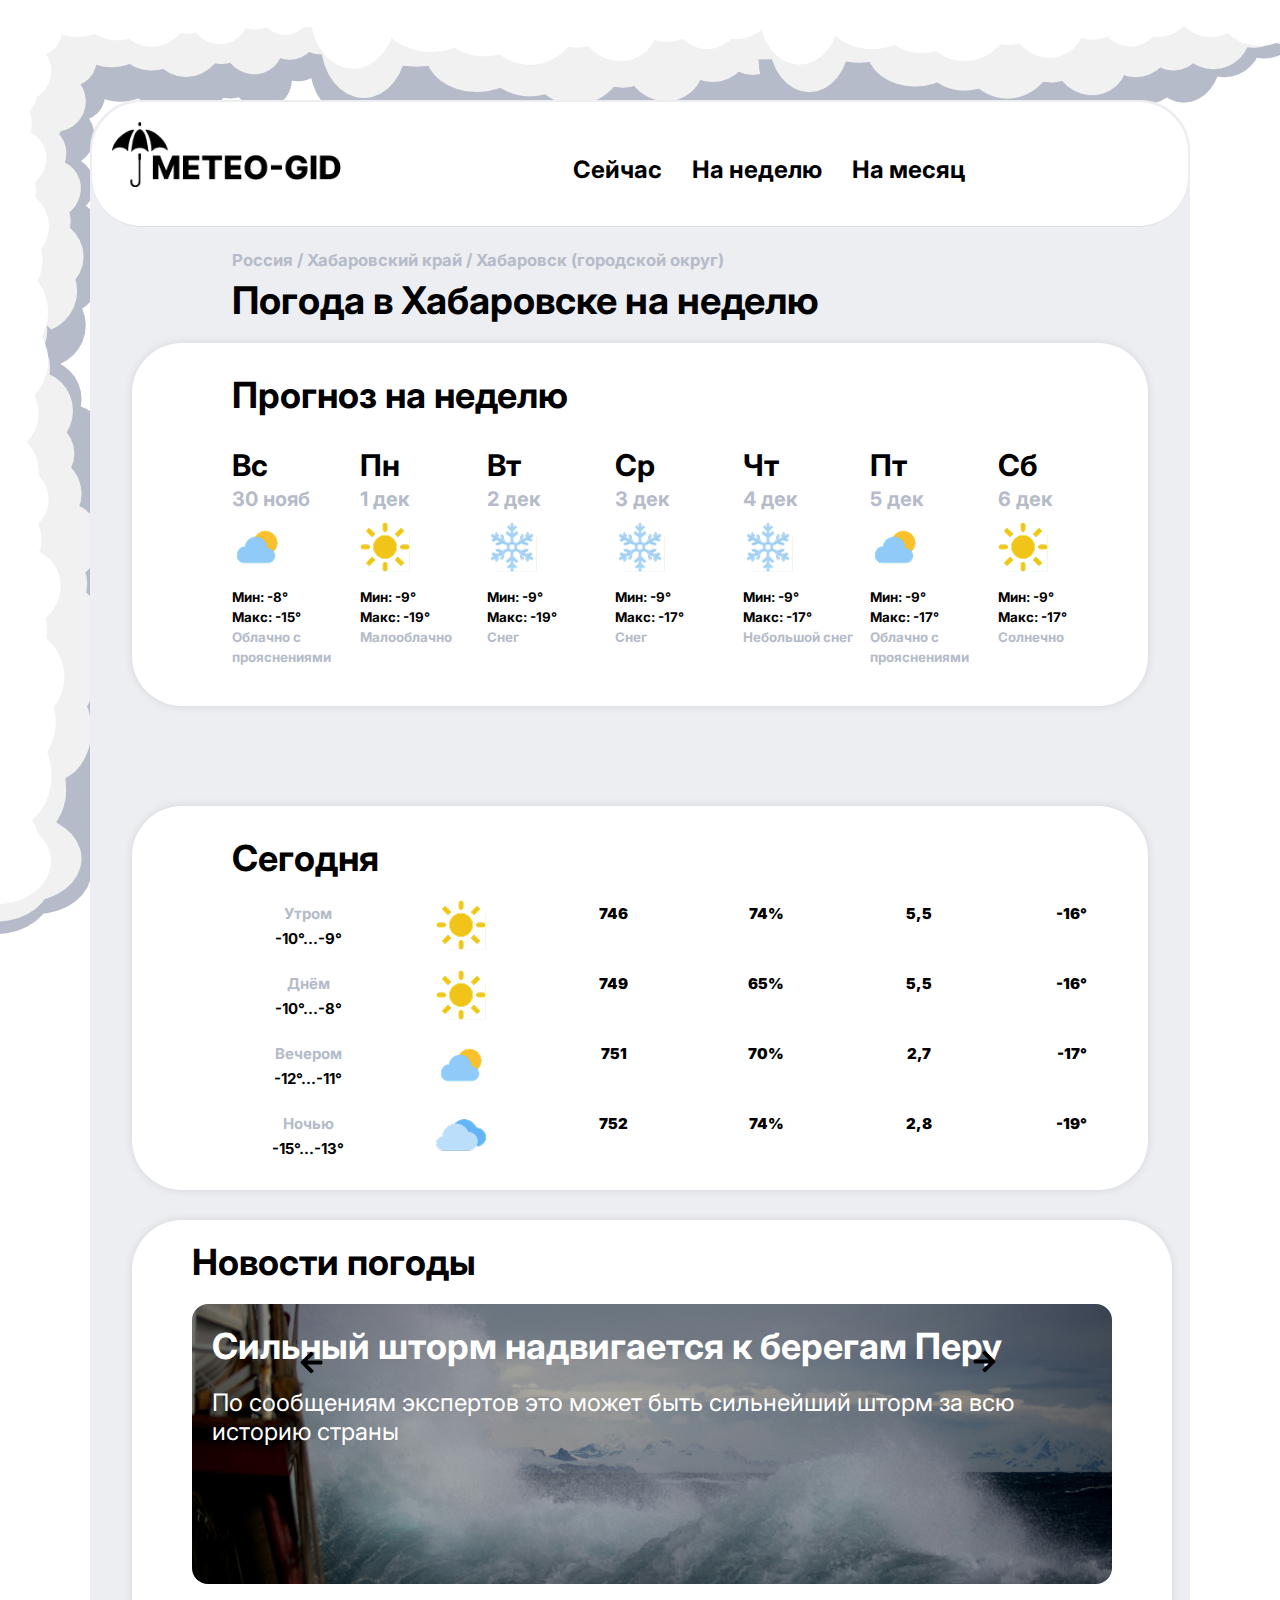
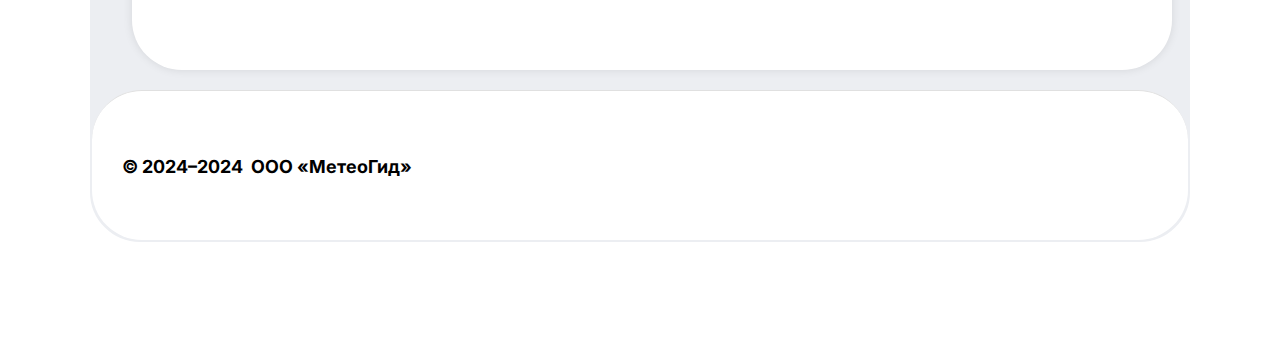
<file: index.html>
<!DOCTYPE HTML>
<html language = "ru">
		<head>
			<title>METEO-GID - Прогноз на неделю</title>
			<meta charset="utf-8">
			<link rel="icon" href="../Images/Лого изображение.png" type="image/icon-type">
			<link rel="stylesheet" href="../CSS/index.css">
			<link rel="preconnect" href="https://fonts.googleapis.com">
			<link rel="preconnect" href="https://fonts.gstatic.com" crossorigin>
			<link href="https://fonts.googleapis.com/css2?family=Inter:ital,opsz,wght@0,14..32,100..900;1,14..32,100..900&family=Roboto+Condensed:ital,wght@0,100..900;1,100..900&display=swap" rel="stylesheet">
		</head>
		<body>
			<section class="hat">
					<div class="logo"><a href="index.html"><img src="../Images/Лого.png"></a></div>
					<nav>
						<a href="today.html">Сейчас</a>
						<a href="index.html">На неделю</a>
						<a href="month.html">На месяц</a>
					</nav>
			</section>
			<main role="main">
				<div class="text_wrapper_1">
					<p><small>Россия / Хабаровский край / Хабаровск (городской округ)</small></p>
					<h1>Погода в Хабаровске на неделю</h1>
				</div>
				<section class="forecast_week">
					<h2>Прогноз на неделю</h2>
					<div class="forecasts_wrapper_week">
						<h3>Вс</h3>
						<p><small>30 нояб</small></p>
						<img src = "../Images/Облако_солнце.png">
						<p><small><b>Мин: -8°</b></small></p>
						<p><small><b>Макс: -15°</b></small></p>
						<p><small>Облачно с прояснениями</small></p>
					</div>
					<div class="forecasts_wrapper_week">
						<h3>Пн</h3>
						<p><small>1 дек</small></p>
						<img src = "../Images/Солнце.png">
						<p><small><b>Мин: -9°</b></small></p>
						<p><small><b>Макс: -19°</b></small></p>
						<p><small>Малооблачно</small></p>
					</div>
					<div class="forecasts_wrapper_week">
						<h3>Вт</h3>
						<p><small>2 дек</small></p>
						<img src = "../Images/Снежинка.png">
						<p><small><b>Мин: -9°</b></small></p>
						<p><small><b>Макс: -19°</b></small></p>
						<p><small>Снег</small></p>
					</div>
					<div class="forecasts_wrapper_week">
						<h3>Ср</h3>
						<p><small>3 дек</small></p>
						<img src = "../Images/Снежинка.png">
						<p><small><b>Мин: -9°</b></small></p>
						<p><small><b>Макс: -17°</b></small></p>
						<p><small>Снег</small></p>
					</div>
					<div class="forecasts_wrapper_week">
						<h3>Чт</h3>
						<p><small>4 дек</small></p>
						<img src = "../Images/Снежинка.png">
						<p><small><b>Мин: -9°</b></small></p>
						<p><small><b>Макс: -17°</b></small></p>
						<p><small>Небольшой снег</small></p>
					</div>
					<div class="forecasts_wrapper_week">
						<h3>Пт</h3>
						<p><small>5 дек</small></p>
						<img src = "../Images/Облако_солнце.png">
						<p><small><b>Мин: -9°</b></small></p>
						<p><small><b>Макс: -17°</b></small></p>
						<p><small>Облачно с прояснениями</small></p>
					</div>
					<div class="forecasts_wrapper_week">
						<h3>Сб</h3>
						<p><small>6 дек</small></p>
						<img src = "../Images/Солнце.png">
						<p><small><b>Мин: -9°</b></small></p>
						<p><small><b>Макс: -17°</b></small></p>
						<p><small>Солнечно</small></p>
					</div>
				</section>
				<section class="forecast_today">
					<h2>Сегодня</h2>
					<div class="forecasts_wrapper_today">
						<p><small>Утром</small></p>
						<p><small>-10°...-9°</small></p>
						<img src = "../Images/Солнце.png">
						<p><small><b>746</b></small></p>
						<p><small><b>74%</b></small></p>
						<p><small><b>5,5</b></small></p>
						<p><small><b>-16°</b></small></p>
					</div>
					<div class="forecasts_wrapper_today">
						<p><small>Днём</small></p>
						<p><small>-10°...-8°</small></p>
						<img src = "../Images/Солнце.png">
						<p><small><b>749</b></small></p>
						<p><small><b>65%</b></small></p>
						<p><small><b>5,5</b></small></p>
						<p><small><b>-16°</b></small></p>
					</div>
					<div class="forecasts_wrapper_today">
						<p><small>Вечером</small></p>
						<p><small>-12°...-11°</small></p>
						<img src = "../Images/Облако_солнце.png">
						<p><small><b>751</b></small></p>
						<p><small><b>70%</b></small></p>
						<p><small><b>2,7</b></small></p>
						<p><small><b>-17°</b></small></p>
					</div>
					<div class="forecasts_wrapper_today">
						<p><small>Ночью</small></p>
						<p><small>-15°...-13°</small></p>
						<img src = "../Images/Облако.png">
						<p><small><b>752</b></small></p>
						<p><small><b>74%</b></small></p>
						<p><small><b>2,8</b></small></p>
						<p><small><b>-19°</b></small></p>
					</div>
				</section>
				<section class="news_weather">
					<h2>Новости погоды</h2>
					<div class="news_weather_wrapper">
						<div class="news_weather_block">
							<h3>Сильный шторм надвигается к берегам Перу</h3>
							<p>По сообщениям экспертов это может быть сильнейший шторм за всю историю страны</p>
						</div>
						<div class="news_weather_block">
							<h3>Проснулся крупнейший вулкан Евразии</h3>
							<p>В начале ноября самый высокий и активный вулкан в Евразии Ключевской дважды выбросил пепел на высоту почти 11 километров.</p>
						</div>
						<div class="news_weather_block">
							<h3>Месячная норма снега выпала в Чегдомыне</h3>
							<p>В связи с непогодой службы МЧС были переведены в режим повышенной готовности</p>
						</div>
					</div>
					<button type="button"><img src="../Images/Стрелка вправо.png"></button>
					<button type="button"><img src="../Images/Стрелка влево.png"></button>
				</section>
			</main>
			<section class="pop_up">
				<form>
					<h2>Подпишитесь на новостную рассылку!</h2>
					<input type="email" required="true" name="mail_user" placeholder="Ваша почта">
					<input type="submit" name="submit_button" value="Подписаться">
				</form>
				<img src="../Images/Крестик.png">
			</section>
			<footer>
				<p><b>© 2024–2024  ООО «МетеоГид»</b></p>
			</footer>
			<script src="../JavaScript/index.js"></script>
		</body>
</html>
</file>
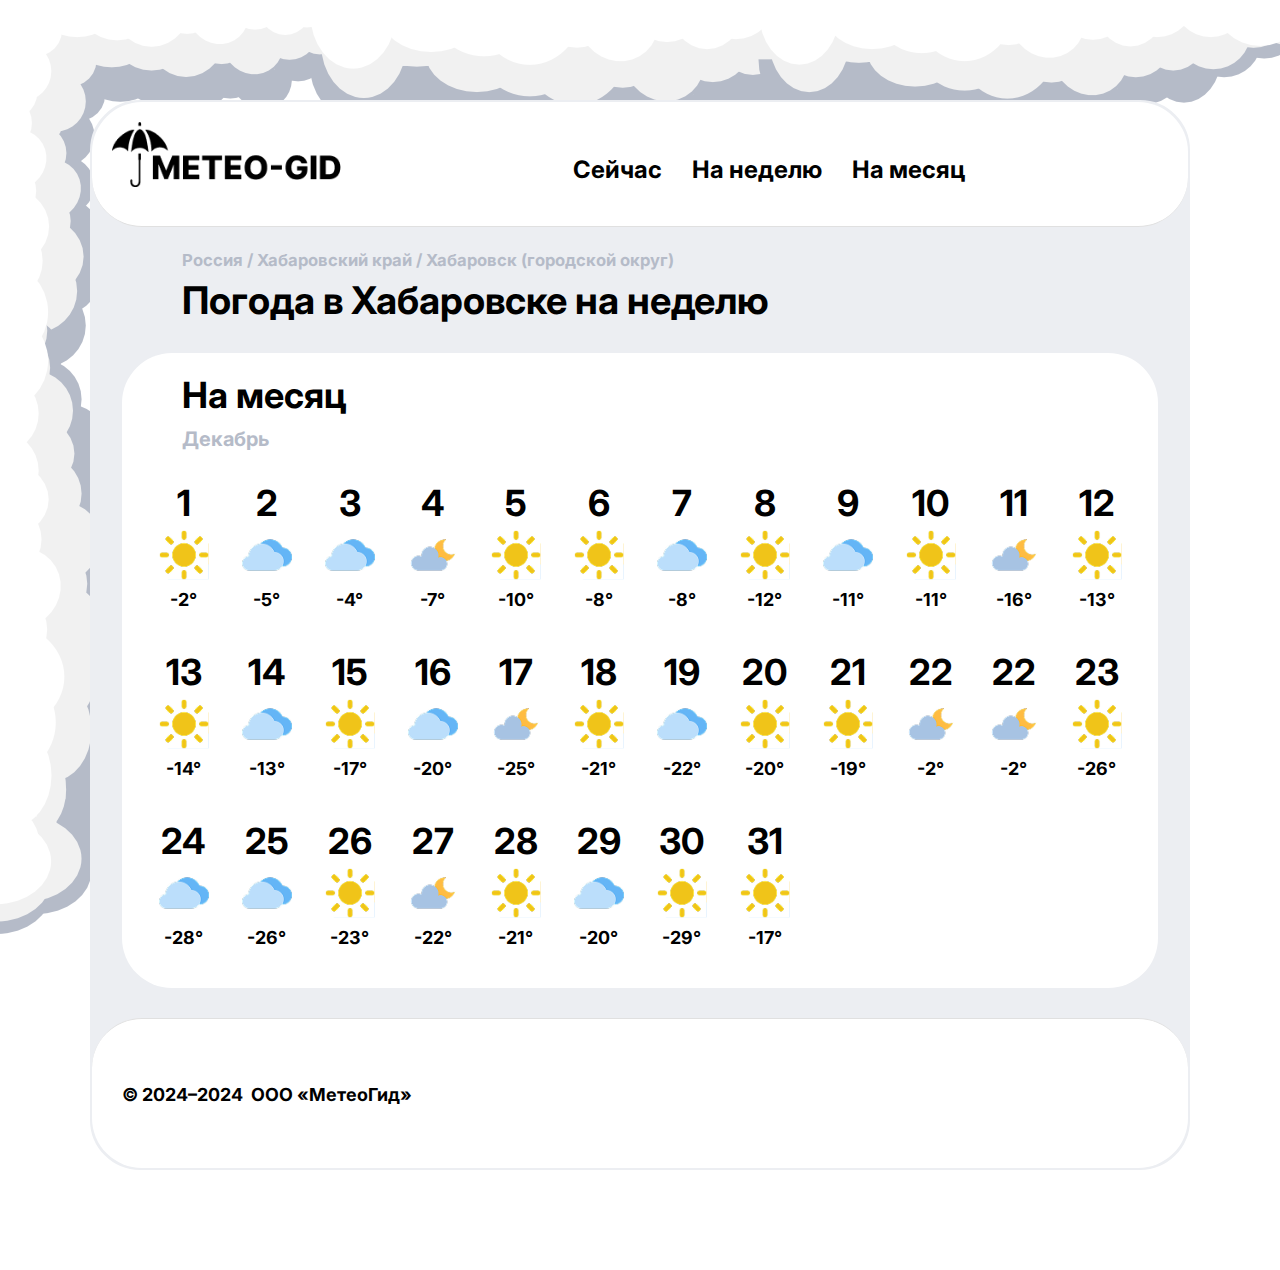
<file: month.html>
<!DOCTYPE HTML>
<html language = "ru">
		<head>
			<title>METEO-GID - Прогноз на месяц</title>
			<meta charset="utf-8">
			<link rel="icon" href="../Images/Лого изображение.png" type="image/icon-type">
            <link rel="stylesheet" href="../CSS/month.css">
			<link rel="preconnect" href="https://fonts.googleapis.com">
			<link rel="preconnect" href="https://fonts.gstatic.com" crossorigin>
			<link href="https://fonts.googleapis.com/css2?family=Inter:ital,opsz,wght@0,14..32,100..900;1,14..32,100..900&family=Roboto+Condensed:ital,wght@0,100..900;1,100..900&display=swap" rel="stylesheet">
		</head>
		<body>
			<section class="hat">
					<div class="logo"><a href="index.html"><img src="../Images/Лого.png"></a></div>
                    <nav>
                        <a href="today.html">Сейчас</a>
                        <a href="index.html">На неделю</a>
                        <a href="month.html">На месяц</a>
                    </nav>
			</section>
			<main role="main">
                <div class="text_wrapper_1">
                    <p><small>Россия / Хабаровский край / Хабаровск (городской округ)</small></p>
					<h1>Погода в Хабаровске на неделю</h1>
                </div>
                <section class="forecast_month">
                    <h2>На месяц</h2>
                    <p><small>Декабрь</small></p>
                    <div class="forecast_month_wrapper">
                        <div class="forecast_element_month">
                            <h3>1</h3>
                            <img src="../Images/Солнце.png">
                            <p><small>-2°</small></p>
                        </div>
                        <div class="forecast_element_month">
                            <h3>2</h3>
                            <img src="../Images/Облако.png">
                            <p><small>-5°</small></p>
                        </div>
                        <div class="forecast_element_month">
                            <h3>3</h3>
                            <img src="../Images/Облако.png">
                            <p><small>-4°</small></p>
                        </div>
                        <div class="forecast_element_month">
                            <h3>4</h3>
                            <img src="../Images/Облако_луна.png">
                            <p><small>-7°</small></p>
                        </div>
                        <div class="forecast_element_month">
                            <h3>5</h3>
                            <img src="../Images/Солнце.png">
                            <p><small>-10°</small></p>
                        </div>
                        <div class="forecast_element_month">
                            <h3>6</h3>
                            <img src="../Images/Солнце.png">
                            <p><small>-8°</small></p>
                        </div>
                        <div class="forecast_element_month">
                            <h3>7</h3>
                            <img src="../Images/Облако.png">
                            <p><small>-8°</small></p>
                        </div>
                        <div class="forecast_element_month">
                            <h3>8</h3>
                            <img src="../Images/Солнце.png">
                            <p><small>-12°</small></p>
                        </div>
                        <div class="forecast_element_month">
                            <h3>9</h3>
                            <img src="../Images/Облако.png">
                            <p><small>-11°</small></p>
                        </div>
                        <div class="forecast_element_month">
                            <h3>10</h3>
                            <img src="../Images/Солнце.png">
                            <p><small>-11°</small></p>
                        </div>
                        <div class="forecast_element_month">
                            <h3>11</h3>
                            <img src="../Images/Облако_луна.png">
                            <p><small>-16°</small></p>
                        </div>
                        <div class="forecast_element_month">
                            <h3>12</h3>
                            <img src="../Images/Солнце.png">
                            <p><small>-13°</small></p>
                        </div>
                        <div class="forecast_element_month">
                            <h3>13</h3>
                            <img src="../Images/Солнце.png">
                            <p><small>-14°</small></p>
                        </div>
                        <div class="forecast_element_month">
                            <h3>14</h3>
                            <img src="../Images/Облако.png">
                            <p><small>-13°</small></p>
                        </div>
                        <div class="forecast_element_month">
                            <h3>15</h3>
                            <img src="../Images/Солнце.png">
                            <p><small>-17°</small></p>
                        </div>
                        <div class="forecast_element_month">
                            <h3>16</h3>
                            <img src="../Images/Облако.png">
                            <p><small>-20°</small></p>
                        </div>
                        <div class="forecast_element_month">
                            <h3>17</h3>
                            <img src="../Images/Облако_луна.png">
                            <p><small>-25°</small></p>
                        </div>
                        <div class="forecast_element_month">
                            <h3>18</h3>
                            <img src="../Images/Солнце.png">
                            <p><small>-21°</small></p>
                        </div>
                        <div class="forecast_element_month">
                            <h3>19</h3>
                            <img src="../Images/Облако.png">
                            <p><small>-22°</small></p>
                        </div>
                        <div class="forecast_element_month">
                            <h3>20</h3>
                            <img src="../Images/Солнце.png">
                            <p><small>-20°</small></p>
                        </div>
                        <div class="forecast_element_month">
                            <h3>21</h3>
                            <img src="../Images/Солнце.png">
                            <p><small>-19°</small></p>
                        </div>
                        <div class="forecast_element_month">
                            <h3>22</h3>
                            <img src="../Images/Облако_луна.png">
                            <p><small>-2°</small></p>
                        </div>
                        <div class="forecast_element_month">
                            <h3>22</h3>
                            <img src="../Images/Облако_луна.png">
                            <p><small>-2°</small></p>
                        </div>
                        <div class="forecast_element_month">
                            <h3>23</h3>
                            <img src="../Images/Солнце.png">
                            <p><small>-26°</small></p>
                        </div>
                        <div class="forecast_element_month">
                            <h3>24</h3>
                            <img src="../Images/Облако.png">
                            <p><small>-28°</small></p>
                        </div>
                        <div class="forecast_element_month">
                            <h3>25</h3>
                            <img src="../Images/Облако.png">
                            <p><small>-26°</small></p>
                        </div>
                        <div class="forecast_element_month">
                            <h3>26</h3>
                            <img src="../Images/Солнце.png">
                            <p><small>-23°</small></p>
                        </div>
                        <div class="forecast_element_month">
                            <h3>27</h3>
                            <img src="../Images/Облако_луна.png">
                            <p><small>-22°</small></p>
                        </div>
                        <div class="forecast_element_month">
                            <h3>28</h3>
                            <img src="../Images/Солнце.png">
                            <p><small>-21°</small></p>
                        </div>
                        <div class="forecast_element_month">
                            <h3>29</h3>
                            <img src="../Images/Облако.png">
                            <p><small>-20°</small></p>
                        </div>
                        <div class="forecast_element_month">
                            <h3>30</h3>
                            <img src="../Images/Солнце.png">
                            <p><small>-29°</small></p>
                        </div>
                        <div class="forecast_element_month">
                            <h3>31</h3>
                            <img src="../Images/Солнце.png">
                            <p><small>-17°</small></p>
                        </div>
                    </div>
                </section>
			</main>
			<section class="pop_up">
				<form>
					<h2>Подпишитесь на новостную рассылку!</h2>
					<input type="email" required="true" name="mail_user" placeholder="Ваша почта">
					<input type="submit" name="submit_button" value="Подписаться">
				</form>
				<img src="../Images/Крестик.png">
			</section>
			<footer>
				<p><b>© 2024–2024  ООО «МетеоГид»</b></p>
			</footer>
		</body>
</html>
</file>
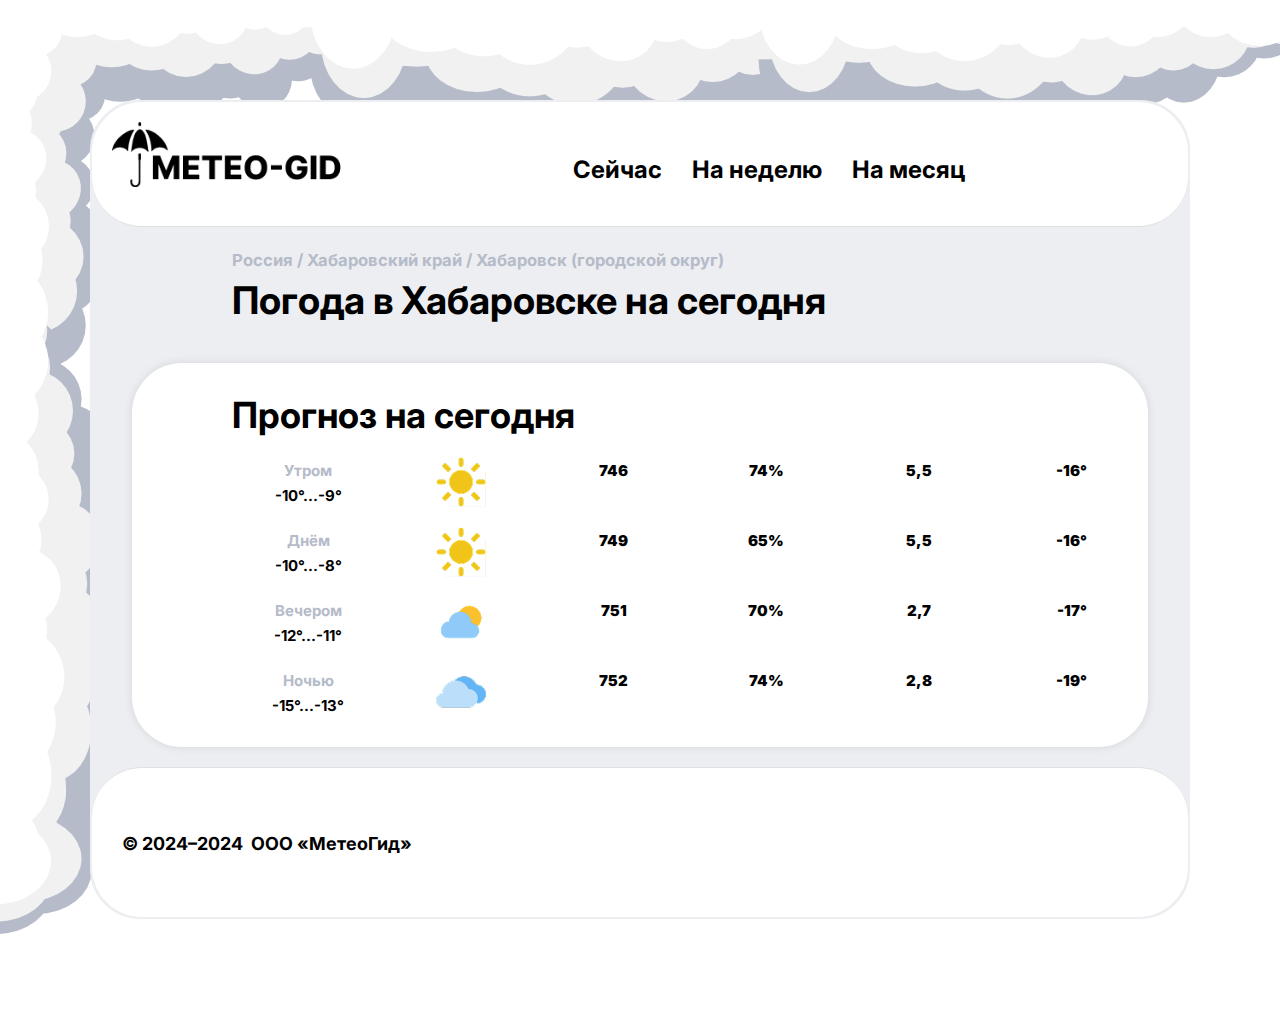
<file: today.html>
<!DOCTYPE HTML>
<html language = "ru">
		<head>
			<title>METEO-GID - Прогноз на день</title>
			<meta charset="utf-8">
			<link rel="icon" href="../Images/Лого изображение.png" type="image/icon-type">
			<link rel="stylesheet" href="../CSS/today.css">
			<link rel="preconnect" href="https://fonts.googleapis.com">
			<link rel="preconnect" href="https://fonts.gstatic.com" crossorigin>
			<link href="https://fonts.googleapis.com/css2?family=Inter:ital,opsz,wght@0,14..32,100..900;1,14..32,100..900&family=Roboto+Condensed:ital,wght@0,100..900;1,100..900&display=swap" rel="stylesheet">
		</head>
		<body>
			<section class="hat">
					<div class="logo"><a href="index.html"><img src="../Images/Лого.png"></a></div>
					<nav>
						<a href="today.html">Сейчас</a>
						<a href="index.html">На неделю</a>
						<a href="month.html">На месяц</a>
					</nav>
			</section>
			<main role="main">
				<div class="text_wrapper_1">
					<p><small>Россия / Хабаровский край / Хабаровск (городской округ)</small></p>
					<h1>Погода в Хабаровске на сегодня</h1>
				</div>
				<section class="forecast_today">
					<h2>Прогноз на сегодня</h2>
					<div class="forecasts_wrapper_today">
						<p><small>Утром</small></p>
						<p><small>-10°...-9°</small></p>
						<img src = "../Images/Солнце.png">
						<p><small><b>746</b></small></p>
						<p><small><b>74%</b></small></p>
						<p><small><b>5,5</b></small></p>
						<p><small><b>-16°</b></small></p>
					</div>
					<div class="forecasts_wrapper_today">
						<p><small>Днём</small></p>
						<p><small>-10°...-8°</small></p>
						<img src = "../Images/Солнце.png">
						<p><small><b>749</b></small></p>
						<p><small><b>65%</b></small></p>
						<p><small><b>5,5</b></small></p>
						<p><small><b>-16°</b></small></p>
					</div>
					<div class="forecasts_wrapper_today">
						<p><small>Вечером</small></p>
						<p><small>-12°...-11°</small></p>
						<img src = "../Images/Облако_солнце.png">
						<p><small><b>751</b></small></p>
						<p><small><b>70%</b></small></p>
						<p><small><b>2,7</b></small></p>
						<p><small><b>-17°</b></small></p>
					</div>
					<div class="forecasts_wrapper_today">
						<p><small>Ночью</small></p>
						<p><small>-15°...-13°</small></p>
						<img src = "../Images/Облако.png">
						<p><small><b>752</b></small></p>
						<p><small><b>74%</b></small></p>
						<p><small><b>2,8</b></small></p>
						<p><small><b>-19°</b></small></p>
					</div>
				</section>
			</main>
			<section class="pop_up">
				<form>
					<h2>Подпишитесь на новостную рассылку!</h2>
					<input type="email" required="true" name="mail_user" placeholder="Ваша почта">
					<input type="submit" name="submit_button" value="Подписаться">
				</form>
				<img src="../Images/Крестик.png">
			</section>
			<footer>
				<p><b>© 2024–2024  ООО «МетеоГид»</b></p>
			</footer>
		</body>
</html>
</file>
<file: CSS/index.css>
/* Общие стили */
* {
    margin: 0;
    padding: 0;
    box-sizing: border-box;
    font-family: "Inter", sans-serif;
}

html{
    background-image: url("../Images/Фон\ большой.png");
    background-repeat: no-repeat;
}
body {
    background-color: #ECEEF2;
    width: 1100px;
    color: #000000;
    width: 1100px;
    height: 100%;
    border: 2px solid #ECEEF2;
    margin: 100px auto 100px auto;
    border-radius: 50px;
}

/* Шапка */
.hat {
    display: grid;
    grid-template-columns: 1fr 1fr;
    padding: 20px 200px 20px 20px;
    align-items: center;
    background-color: #fff;
    border-bottom: 1px solid #e0e0e0;
    border-radius: 50px;
}

.logo img {
    height: 80px;
    padding-bottom: 10px;
}

/* Навигация */
nav {
    display: flex;
    justify-content: center;
    gap: 30px;
    margin: 15px 0;
    font-size: 24px;
    padding-top: 10px;
}

nav a {
    text-decoration: none;
    color: #000000;
    font-weight: bold;
}

nav a:hover {
    color: #E85555;
}

/* Главный заголовок */
.text_wrapper_1{
    display: grid;
    grid-template-columns: 1fr;
    margin-top: 20px;
    margin-left: 140px;
    margin-bottom: 20px;
    grid-template-rows: 30px 1fr;
    grid-column-gap: 0px;
}
.text_wrapper_1 p{
    font-size: 20px;
    color: #B5BBC8;
    font-weight: bold;
}
.text_wrapper_1 h1{
    font-size: 38px;
}


/* Прогноз на неделю */
.forecast_week {
    background-color: #fff;
    padding-top: 30px;
    padding-bottom: 30px;
    padding-left: 100px;
    border-radius: 50px;
    box-shadow: 0 0 10px rgba(0, 0, 0, 0.1);
    margin: 0px 40px 0px 40px;
}

.forecast_week h2 {
    margin-bottom: 20px;
    font-size: 36px;
}

.forecasts_wrapper_week {
    display: inline-block;
    width: 13.5%;
    text-align: left;
    margin: 10px 0;
    vertical-align: top;
}
.forecasts_wrapper_week p:nth-last-child(1), .forecasts_wrapper_week p:nth-last-child(5){
    color: #B5BBC8;
    font-weight: bold;
}
.forecasts_wrapper_week h3{
    font-size: 30px;
}
.forecasts_wrapper_week p:nth-child(2){
    font-size: 24px;
}

.forecasts_wrapper_week img {
    height: 50px;
    margin: 10px 0;
}

/* Прогноз на сегодня */
.forecast_today {
    background-color: #fff;
    padding-top: 30px;
    padding-bottom: 30px;
    padding-left: 100px;
    border-radius: 50px;
    box-shadow: 0 0 10px rgba(0, 0, 0, 0.1);
    margin: 100px 40px 0px 40px;
}

.forecast_today h2 {
    margin-bottom: 20px;
    font-size: 36px;
}

.forecasts_wrapper_today{
    display: grid;
    grid-template-columns: repeat(6, 1fr);
    grid-template-rows: repeat(2, 1fr);
    align-items: center;
    font-size: 18px;
    justify-items: center;
    margin-top: 20px;
    font-weight: bold;
}
.forecasts_wrapper_today p:nth-child(1){
    color: #B5BBC8;
}
.forecasts_wrapper_today p:nth-child(2){
    grid-column-start: 1;
    grid-row-start: 2;
}

.forecasts_wrapper_today img {
    height: 50px;
    grid-row: 1/3;
    grid-column-start: 2;
}

/* Новости погоды */
.news_weather{
    margin-top: 30px;
    margin-left: 40px;
    background-color: #fff;
    padding: 20px 0px 20px 60px;
    border-radius: 50px;
    box-shadow: 0 0 10px rgba(0, 0, 0, 0.1);
    width: 1040px;
    height: 450px;
    color:#fff;
}
.news_weather div{
    width: 920px;
    height: 280px;
}
.news_weather_wrapper{
    display: flex;
    flex-direction: row;
    flex-wrap: wrap;
    align-items: start;
    
}
.news_weather_wrapper div{
    border-radius: 16px;
    padding: 20px;
}
.news_weather_wrapper div h3{
    font-size: 36px;
    padding-bottom: 20px;
}
.news_weather_wrapper div p{
    font-size: 24px;
}
.news_weather_wrapper div:nth-child(1){
    background-image: url("../Images/Фото_Новости_1.jpg");
    background-size: cover;
    background-position: 60%;
    background-repeat: no-repeat;
}
.news_weather_wrapper div:nth-child(2){
    background-image: url("../Images/Фото_Новости_2.jpg");
    background-size: cover;
    background-position: 60%;
    background-repeat: no-repeat;
}
.news_weather_wrapper div:nth-child(3){
    background-image: url("../Images/Фото_Новости_3.jpg");
    background-size: cover;
    background-position: 60%;
    background-repeat: no-repeat;
}
.news_weather h2 {
    margin-bottom: 20px;
    font-size: 36px;
    font-weight: bold;
    color: #000000;
}

.news_weather button{
    display: block;
    margin: 20px auto;
    border: none;
    background-color: transparent;
    cursor: pointer;
}
.news_weather button [src="../Images/Стрелка вправо.png"]{
    position: absolute;
    top: 150%;
    left: 76%;
}
.news_weather button [src="../Images/Стрелка влево.png"]{
    position: absolute;
    top: 150%;
    right: 74.7%;
}

/* Поп-ап подписки */
.pop_up {
    margin: 30px auto;
    padding: 20px;
    background-color: #fff;
    box-shadow: 0 0 10px rgba(0, 0, 0, 0.1);
    display: none;
    justify-content: space-between;
    align-items: center;
    border-radius: 10px;
}

.pop_up form {
    display: flex;
    gap: 10px;
}

.pop_up input[type="email"] {
    padding: 10px;
    border: 1px solid #ccc;
    border-radius: 5px;
}

.pop_up input[type="submit"] {
    background-color: red;
    color: #fff;
    border: none;
    padding: 10px 15px;
    cursor: pointer;
    border-radius: 5px;
}

.pop_up img {
    height: 20px;
    cursor: pointer;
}

/* Подвал */
footer {
    width: 100%;
    height: 150px;
    text-align: left;
    padding: 65px 0px 0px 30px;
    margin-top: 20px;
    font-size: 18px;
    color: #000000;
    background-color: #fff;
    border-top: 1px solid #e0e0e0;
    border-radius: 50px;
}
</file>
<file: CSS/month.css>
/* Общие стили */
* {
    margin: 0;
    padding: 0;
    box-sizing: border-box;
    font-family: "Inter", sans-serif;
}

html{
    background-image: url("../Images/Фон\ большой.png");
    background-repeat: no-repeat;
}
body {
    background-color: #ECEEF2;
    width: 1100px;
    color: #000000;
    width: 1100px;
    height: 100%;
    border: 2px solid #ECEEF2;
    margin: 100px auto 100px auto;
    border-radius: 50px;
}

/* Шапка */
.hat {
    display: grid;
    grid-template-columns: 1fr 1fr;
    padding: 20px 200px 20px 20px;
    align-items: center;
    background-color: #fff;
    border-bottom: 1px solid #e0e0e0;
    border-radius: 50px;
}

.logo img {
    height: 80px;
    padding-bottom: 10px;
}

/* Навигация */
nav {
    display: flex;
    justify-content: center;
    gap: 30px;
    margin: 15px 0;
    font-size: 24px;
    padding-top: 10px;
}

nav a {
    text-decoration: none;
    color: #000000;
    font-weight: bold;
}

nav a:hover {
    color: #E85555;
}

/* Главный заголовок */
.text_wrapper_1{
    display: grid;
    grid-template-columns: 1fr;
    margin-top: 20px;
    margin-left: 90px;
    margin-bottom: 20px;
    grid-template-rows: 30px 1fr;
    grid-column-gap: 0px;
}
.text_wrapper_1 p{
    font-weight: bold;
    font-size: 20px;
    color: #B5BBC8;
}
.text_wrapper_1 h1{
    font-size: 38px;
}

/* Прогноз на месяц*/
.forecast_month {
    padding: 20px;
    background-color: #FFFFFF;
    border-radius: 50px;
    margin: 30px;
}

.forecast_month h2 {
    margin: 0px 0px 10px 40px;
    font-size: 36px;
    color: #000000;
}
.forecast_month > p{
    margin: 0px 0px 10px 40px;
}
.forecast_month p small {
    margin: 0px 0px 10px 0px;
    font-size: 20px;
    color: #B5BBC8;
    font-weight: bold;
}
.forecast_element_month {
    text-align: center;
    padding: 20px 0px;
}
.forecast_month_wrapper{
    display: grid;
    grid-template-columns: repeat(12, 1fr);
}
.forecast_element_month h3 {
    font-size: 36px;
    color: #000000;
}

.forecast_element_month img {
    width: 50px;
    height: 50px;
    margin: 5px 0;
}

.forecast_element_month p small {
    font-size: 18px;
    font-weight: 500;
    color: #000;
    font-weight: bold;
}
/* Поп-ап подписки */
.pop_up {
    margin: 30px auto;
    padding: 20px;
    background-color: #fff;
    box-shadow: 0 0 10px rgba(0, 0, 0, 0.1);
    display: none;
    justify-content: space-between;
    align-items: center;
    border-radius: 10px;
}

.pop_up form {
    display: flex;
    gap: 10px;
}

.pop_up input[type="email"] {
    padding: 10px;
    border: 1px solid #ccc;
    border-radius: 5px;
}

.pop_up input[type="submit"] {
    background-color: red;
    color: #fff;
    border: none;
    padding: 10px 15px;
    cursor: pointer;
    border-radius: 5px;
}

.pop_up img {
    height: 20px;
    cursor: pointer;
}

/* Подвал */
footer {
    width: 100%;
    height: 150px;
    text-align: left;
    padding: 65px 0px 0px 30px;
    margin-top: 20px;
    font-size: 18px;
    color: #000000;
    background-color: #fff;
    border-top: 1px solid #e0e0e0;
    border-radius: 50px;
}
</file>
<file: CSS/today.css>
/* Общие стили */
* {
    margin: 0;
    padding: 0;
    box-sizing: border-box;
    font-family: "Inter", sans-serif;
}

html{
    background-image: url("../Images/Фон\ большой.png");
    background-repeat: no-repeat;
}
body {
    background-color: #ECEEF2;
    width: 1100px;
    color: #000000;
    width: 1100px;
    height: 100%;
    border: 2px solid #ECEEF2;
    margin: 100px auto 100px auto;
    border-radius: 50px;
}

/* Шапка */
.hat {
    display: grid;
    grid-template-columns: 1fr 1fr;
    padding: 20px 200px 20px 20px;
    align-items: center;
    background-color: #fff;
    border-bottom: 1px solid #e0e0e0;
    border-radius: 50px;
}

.logo img {
    height: 80px;
    padding-bottom: 10px;
}

/* Навигация */
nav {
    display: flex;
    justify-content: center;
    gap: 30px;
    margin: 15px 0;
    font-size: 24px;
    padding-top: 10px;
}

nav a {
    text-decoration: none;
    color: #000000;
    font-weight: bold;
}

nav a:hover {
    color: #E85555;
}

/* Главный заголовок */
.text_wrapper_1{
    display: grid;
    grid-template-columns: 1fr;
    margin-top: 20px;
    margin-left: 140px;
    margin-bottom: 20px;
    grid-template-rows: 30px 1fr;
    grid-column-gap: 0px;
}
.text_wrapper_1 p{
    font-size: 20px;
    color: #B5BBC8;
    font-weight: bold;
}
.text_wrapper_1 h1{
    font-size: 38px;
}

/* Прогноз на сегодня */
.forecast_today {
    background-color: #fff;
    padding-top: 30px;
    padding-bottom: 30px;
    padding-left: 100px;
    border-radius: 50px;
    box-shadow: 0 0 10px rgba(0, 0, 0, 0.1);
    margin: 40px 40px 0px 40px;
}

.forecast_today h2 {
    margin-bottom: 20px;
    font-size: 36px;
}

.forecasts_wrapper_today{
    display: grid;
    grid-template-columns: repeat(6, 1fr);
    grid-template-rows: repeat(2, 1fr);
    align-items: center;
    font-size: 18px;
    justify-items: center;
    margin-top: 20px;
    font-weight: bold;
}
.forecasts_wrapper_today p:nth-child(1){
    color: #B5BBC8;
}
.forecasts_wrapper_today p:nth-child(2){
    grid-column-start: 1;
    grid-row-start: 2;
}

.forecasts_wrapper_today img {
    height: 50px;
    grid-row: 1/3;
    grid-column-start: 2;
}

/* Поп-ап подписки */
.pop_up {
    margin: 30px auto;
    padding: 20px;
    background-color: #fff;
    box-shadow: 0 0 10px rgba(0, 0, 0, 0.1);
    display: none;
    justify-content: space-between;
    align-items: center;
    border-radius: 10px;
}

.pop_up form {
    display: flex;
    gap: 10px;
}

.pop_up input[type="email"] {
    padding: 10px;
    border: 1px solid #ccc;
    border-radius: 5px;
}

.pop_up input[type="submit"] {
    background-color: red;
    color: #fff;
    border: none;
    padding: 10px 15px;
    cursor: pointer;
    border-radius: 5px;
}

.pop_up img {
    height: 20px;
    cursor: pointer;
}

/* Подвал */
footer {
    width: 100%;
    height: 150px;
    text-align: left;
    padding: 65px 0px 0px 30px;
    margin-top: 20px;
    font-size: 18px;
    color: #000000;
    background-color: #fff;
    border-top: 1px solid #e0e0e0;
    border-radius: 50px;
}
</file>
